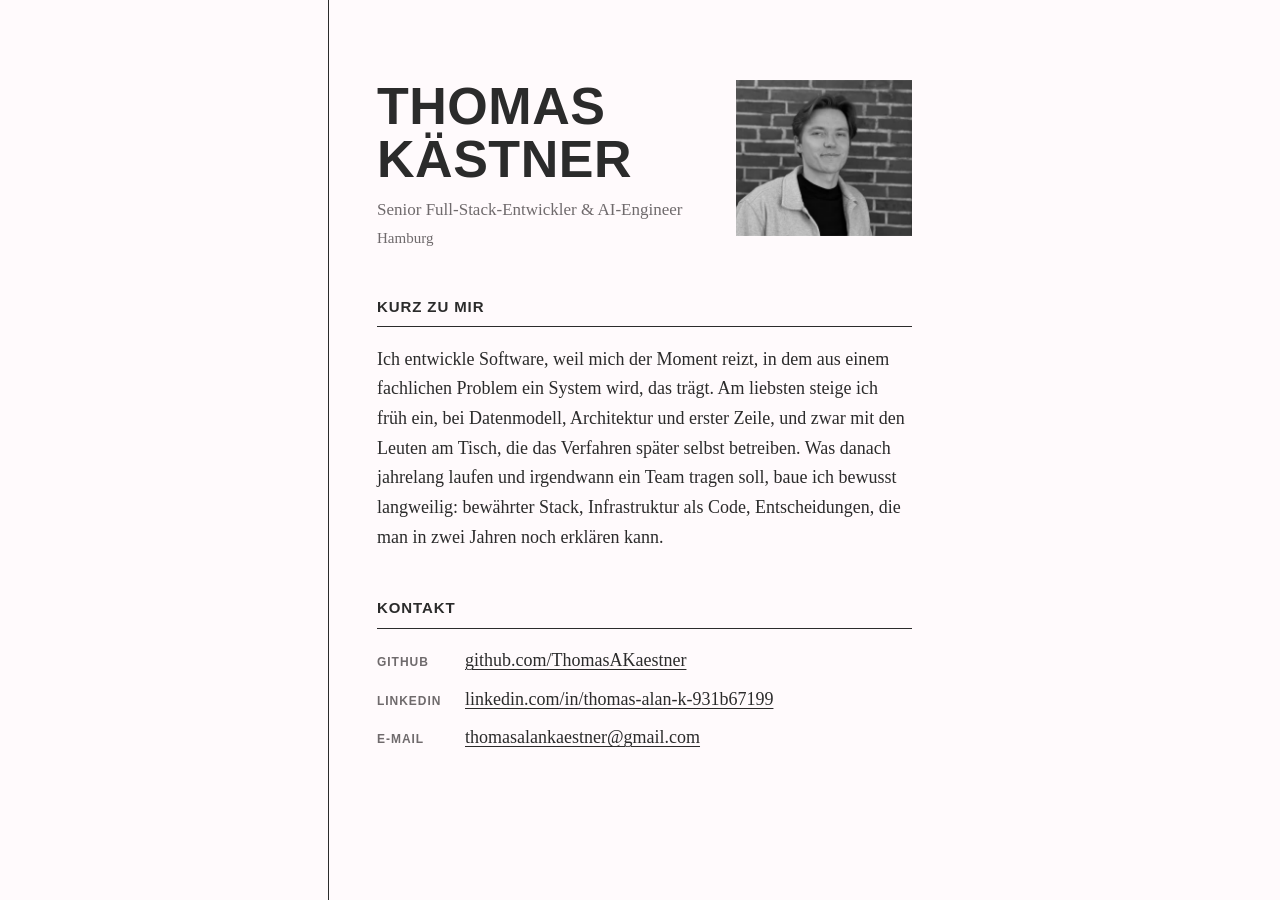
<file: index.html>
<!doctype html>
<!-- Generiert von website/build.sh. Nicht von Hand editieren. -->
<html lang="de">
<head>
<meta charset="utf-8">
<meta name="viewport" content="width=device-width, initial-scale=1">
<title>Thomas Kästner – Senior Full-Stack-Entwickler &amp; AI-Engineer</title>
<meta name="description" content="Ich entwickle Software, weil mich der Moment reizt, in dem aus einem fachlichen Problem ein System wird, das trägt.">
<meta name="theme-color" content="#fffafc">
<link rel="icon" href="favicon.svg" type="image/svg+xml">
<link rel="canonical" href="https://www.thomaskaestner.de">
<meta property="og:type" content="profile">
<meta property="og:locale" content="de_DE">
<meta property="og:title" content="Thomas Kästner – Senior Full-Stack-Entwickler &amp; AI-Engineer">
<meta property="og:description" content="Ich entwickle Software, weil mich der Moment reizt, in dem aus einem fachlichen Problem ein System wird, das trägt.">
<meta property="og:url" content="https://www.thomaskaestner.de">
<meta property="og:image" content="https://www.thomaskaestner.de/portrait.png">
<style>
:root {
  
  --paper: #fffafc;
  --ink: #2b2b2b;
  --muted: #6f6a6c;
  --rule: #2b2b2b;

  
  --font-text: "Baskerville", "Libre Baskerville", "Palatino", "Palatino Linotype",
    "Book Antiqua", Georgia, "Times New Roman", serif;
  
  --font-display: "Helvetica Neue", "Avenir Next", "Arial Narrow", Helvetica, Arial,
    sans-serif;

  --measure: 36rem;
}

:root { color-scheme: light; }

*, *::before, *::after { box-sizing: border-box; }

html { -webkit-text-size-adjust: 100%; }

body {
  margin: 0;
  background: var(--paper);
  color: var(--ink);
  font-family: var(--font-text);
  
  font-size: 1.125rem;
  
  line-height: 1.65;
  text-rendering: optimizeLegibility;
  -webkit-font-smoothing: antialiased;
}

.page {
  max-width: var(--measure);
  margin: 0 auto;
  padding: clamp(2rem, 8vw, 5rem) clamp(1.25rem, 6vw, 2.5rem);
}

@media (min-width: 46rem) {
  .page {
    border-left: 1px solid var(--rule);
    padding-left: 3rem;
    
    margin-left: auto;
    margin-right: auto;
    max-width: calc(var(--measure) + 3rem);
    
    min-height: 100vh;
  }

  
  @supports (min-height: 100dvh) {
    .page { min-height: 100dvh; }
  }
}

.intro {
  display: flex;
  flex-wrap: wrap;
  align-items: flex-start;
  gap: 1.75rem;
  margin-bottom: 2.5rem;
}

.intro__text { flex: 1 1 14rem; }

.name {
  font-family: var(--font-display);
  font-stretch: 75%;
  font-weight: 900;
  
  font-size: clamp(2.25rem, 11vw, 3.25rem);
  line-height: 1.02;
  letter-spacing: 0.01em;
  text-transform: uppercase;
  margin: 0 0 0.6rem;
}

.role {
  font-size: 1.0625rem;
  color: var(--muted);
  margin: 0;
}

.place {
  font-size: 0.9375rem;
  color: var(--muted);
  margin: 0.15rem 0 0;
}

.portrait {
  flex: 0 0 auto;
  display: block;
  width: 11rem;
  max-width: 45%;
  height: auto;
}

@media (max-width: 26rem) {
  .portrait { width: 9rem; max-width: 60%; }
}

h2 {
  font-family: var(--font-display);
  font-stretch: 75%;
  font-weight: 900;
  font-size: 0.9375rem;
  letter-spacing: 0.06em;
  text-transform: uppercase;
  color: var(--ink);
  margin: 2.75rem 0 0;
  padding-bottom: 0.4rem;
  border-bottom: 1px solid var(--rule);
}

.lead {
  margin: 1.1rem 0 0;
  
  hyphens: none;
}

.contact {
  list-style: none;
  margin: 1.1rem 0 0;
  padding: 0;
}

.contact li + li { margin-top: 0.55rem; }

.contact__label {
  font-family: var(--font-display);
  font-stretch: 75%;
  font-weight: 700;
  font-size: 0.75rem;
  letter-spacing: 0.08em;
  text-transform: uppercase;
  color: var(--muted);
  
  display: block;
  margin-bottom: 0.1rem;
}

@media (min-width: 30rem) {
  .contact__label {
    display: inline-block;
    width: 5.5rem;
    margin-bottom: 0;
  }
}

.contact a {
  
  overflow-wrap: anywhere;
}

a {
  color: var(--ink);
  text-decoration-line: underline;
  text-decoration-thickness: 1px;
  text-underline-offset: 0.18em;
}

a:hover,
a:focus-visible {
  text-decoration-thickness: 2px;
}

a:focus-visible {
  outline: 2px solid var(--ink);
  outline-offset: 3px;
  border-radius: 1px;
}

@media (prefers-reduced-motion: reduce) {
  *, *::before, *::after {
    animation-duration: 0.01ms !important;
    transition-duration: 0.01ms !important;
  }
}
</style>
</head>
<body>
<div class="page">

  <header class="intro">
    <div class="intro__text">
      <h1 class="name">Thomas<br>Kästner</h1>
      <p class="role">Senior Full-Stack-Entwickler &amp; AI-Engineer</p>
      <p class="place">Hamburg</p>
    </div>
    <img class="portrait" src="portrait.png" width="360" height="320" alt="Portraitfoto von Thomas Kästner">
  </header>

  <main>
    <section aria-labelledby="ueber-mich">
      <h2 id="ueber-mich">Kurz zu mir</h2>
      <p class="lead">Ich entwickle Software, weil mich der Moment reizt, in dem aus einem fachlichen Problem ein System wird, das trägt. Am liebsten steige ich früh ein, bei Datenmodell, Architektur und erster Zeile, und zwar mit den Leuten am Tisch, die das Verfahren später selbst betreiben. Was danach jahrelang laufen und irgendwann ein Team tragen soll, baue ich bewusst langweilig: bewährter Stack, Infrastruktur als Code, Entscheidungen, die man in zwei Jahren noch erklären kann.</p>
    </section>

    <section aria-labelledby="kontakt">
      <h2 id="kontakt">Kontakt</h2>
      <ul class="contact">
        <li><span class="contact__label">GitHub</span><a href="https://github.com/ThomasAKaestner">github.com/ThomasAKaestner</a></li>
        <li><span class="contact__label">LinkedIn</span><a href="https://www.linkedin.com/in/thomas-alan-k-931b67199">linkedin.com/in/thomas-alan-k-931b67199</a></li>
        <li><span class="contact__label">E-Mail</span><a href="mailto:thomasalankaestner@gmail.com">thomasalankaestner@gmail.com</a></li>
      </ul>
    </section>
  </main>

</div>
</body>
</html>
</file>
